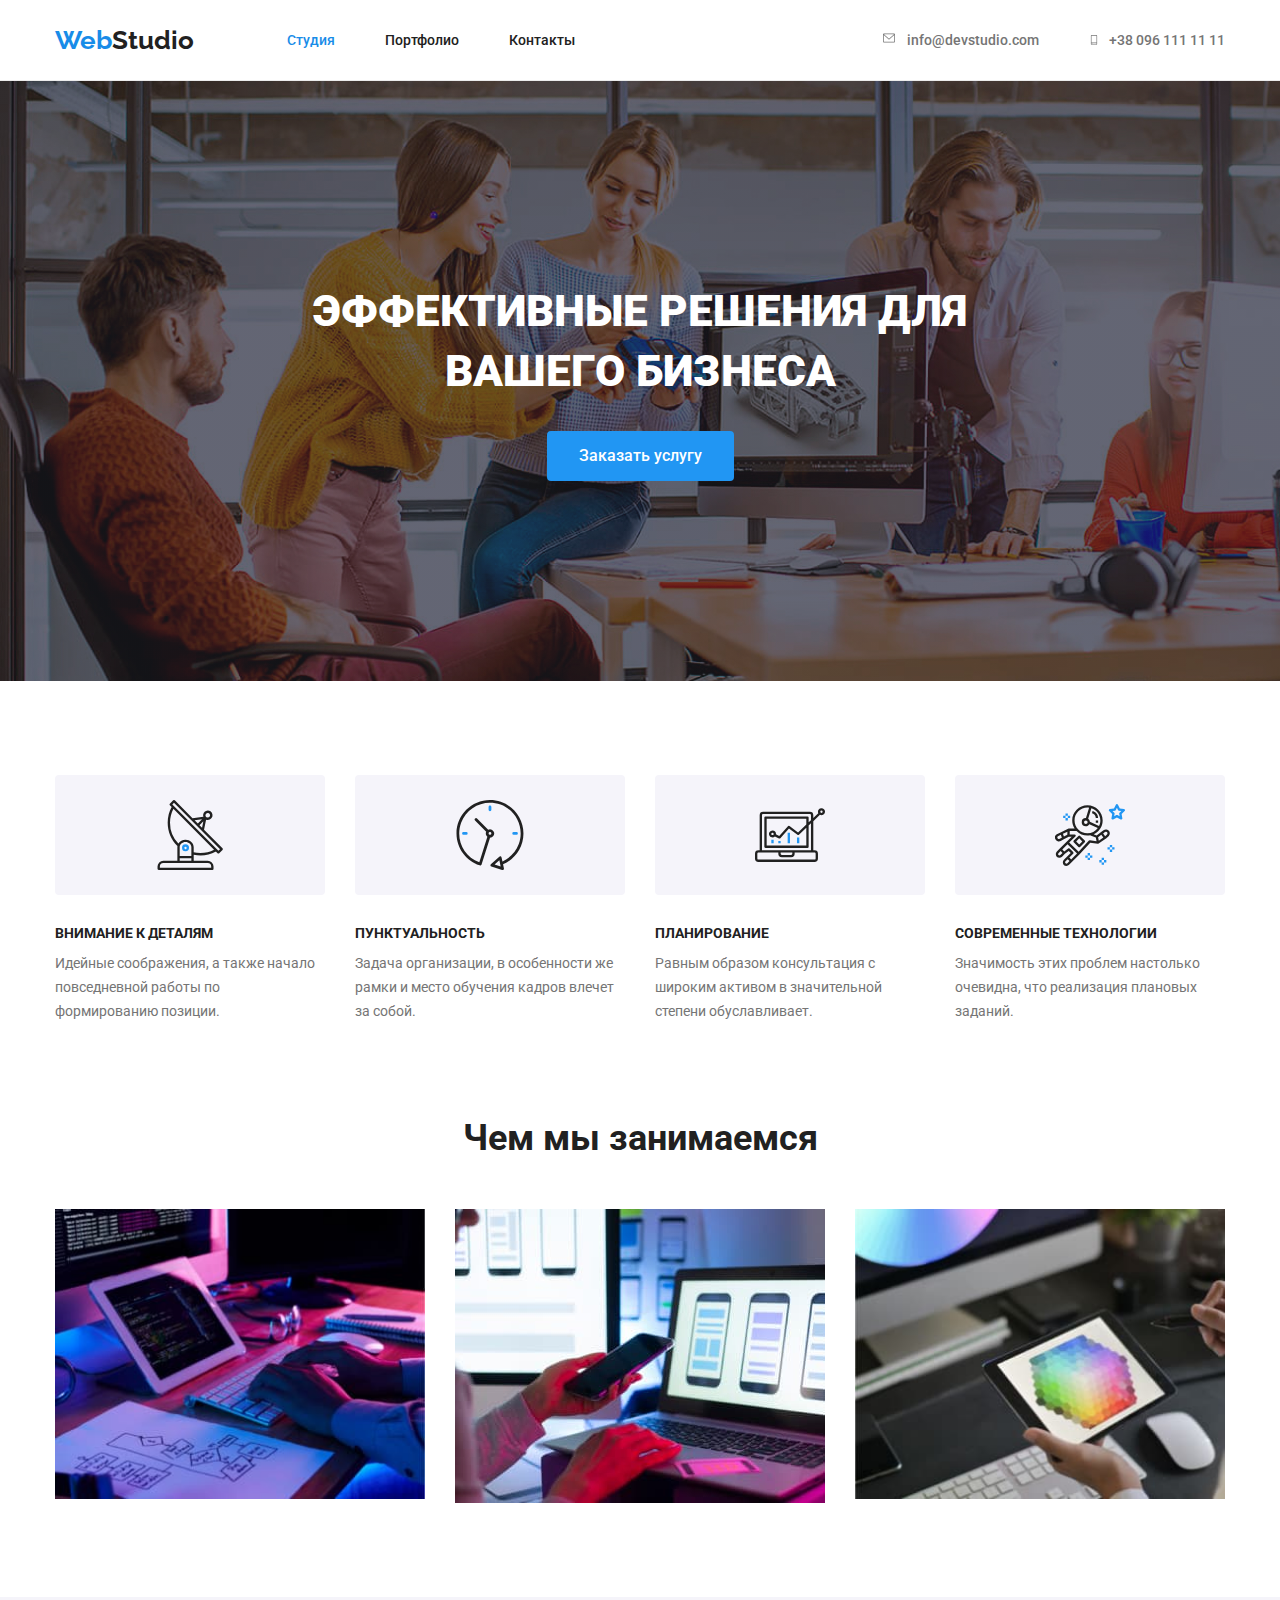
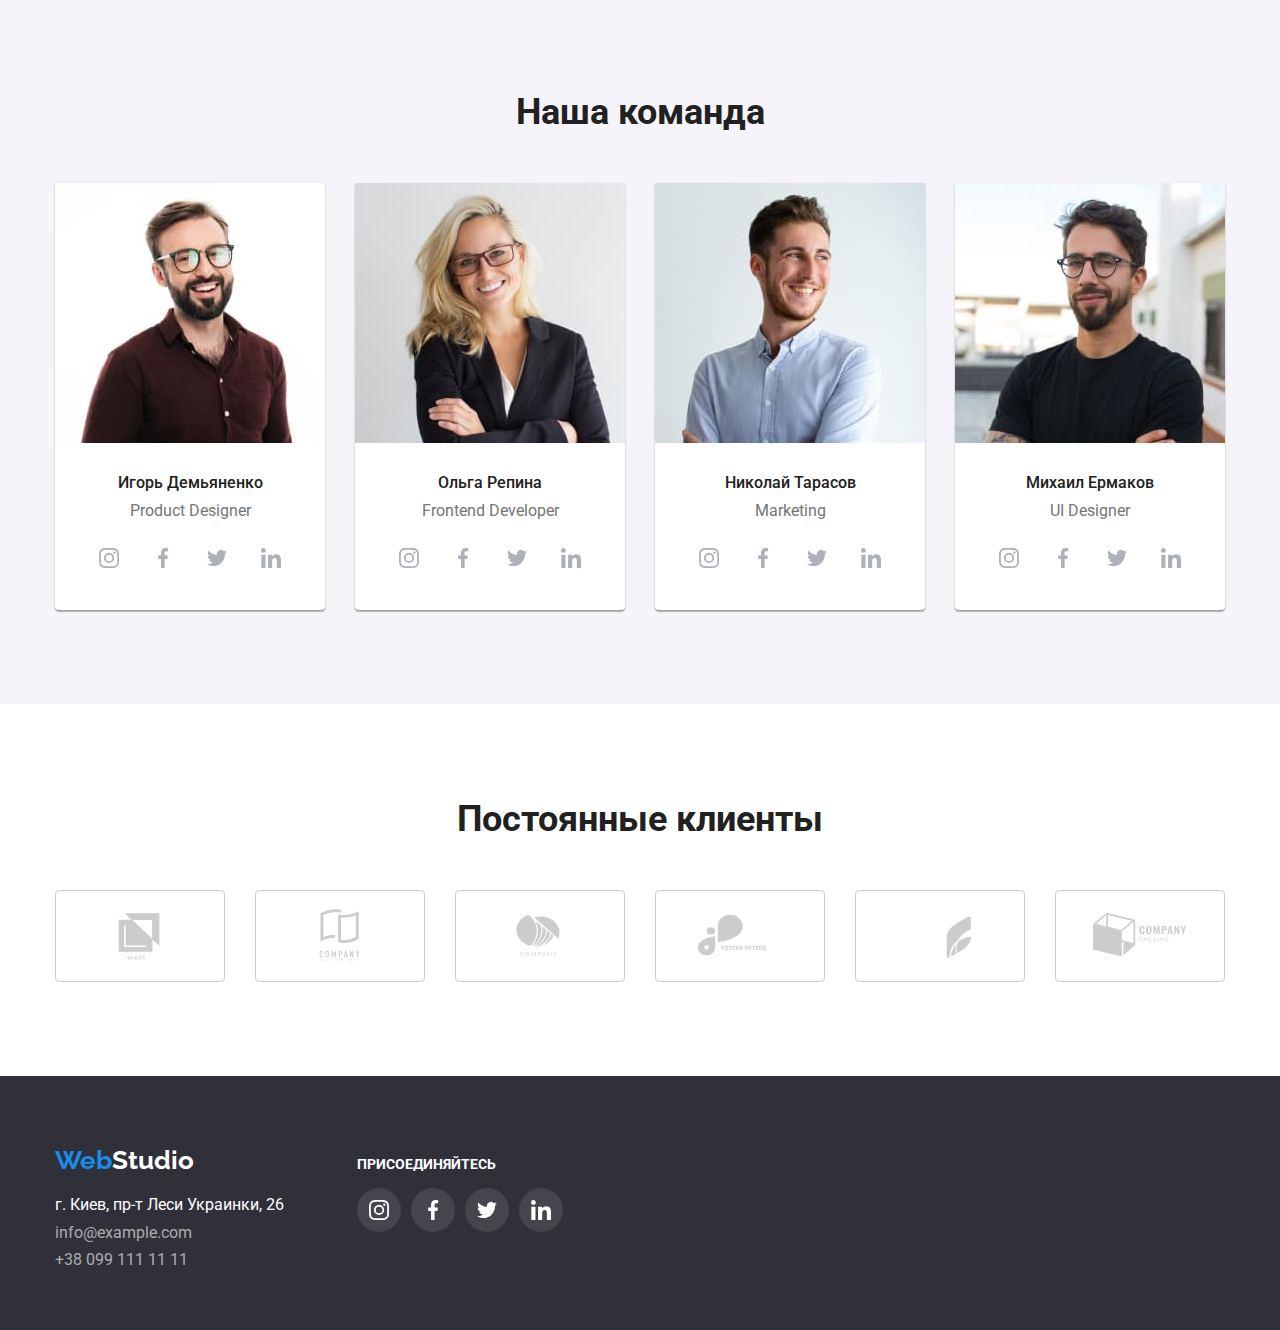
<file: docs/index.html>
<!DOCTYPE html>
<html lang="en">
  <head>
    <meta charset="UTF-8" />
    <meta http-equiv="X-UA-Compatible" content="IE=edge" />
    <meta name="viewport" content="width=device-width, initial-scale=1.0" />
     <link
    rel="stylesheet"
    href="https://cdnjs.cloudflare.com/ajax/libs/modern-normalize/1.0.0/modern-normalize.min.css"
  />
    <link rel="stylesheet" href="./css/styles.css" />
    <title>Main</title>
    <link rel="preconnect" href="https://fonts.googleapis.com" />
    <link rel="preconnect" href="https://fonts.gstatic.com" crossorigin />
    <link
      href="https://fonts.googleapis.com/css2?family=Raleway:wght@700&family=Roboto:wght@400;500;700;900&display=swap"
      rel="stylesheet"
    />
  </head>

  <body class="text">
    
    <header class="line">
      <div class="head-line conteiner-content">
    
        <nav>
          <a href="./index.html" class="logo">
            <span class="in-span">Web</span>Studio</a
          >

          <ul class="head-nav">
            <li>
              <a href="./index.html" class="active-page">Студия</a>
            </li>
            <li><a href="./portfolio.html">Портфолио</a></li>
            <li><a href="">Контакты</a></li>
    
          </ul>
        </nav>

        <ul class="head-nav text-paragraph-connect">
         
          <li >
            <a class="head-svg" href="mailto:info@devstudio.com">
              
              <svg class="mail" width="16" height="12">
                <use href="./img/symbol-defs.svg#iconenvelope"></use>
              </svg>
              info@devstudio.com
              
            </a>
          </li>
          <li>
            <a href="tel:+380961111111">
              
              <svg class="mail"  width="10" height="16">
                <use href="./img/symbol-defs.svg#iconsmartphone">

                </use>
              </svg>

              +38 096 111 11 11</a>
          </li>
        </ul>

      </div>
      
    </header>

    <main >

      <section class=" upper-text back-color-dark hero-distans">
       <div class="conteiner-content">
         
          <h1 class="hero">Эффективные решения для вашего бизнеса</h1>

          <button type="button" class="active-button order-servis"
          >
            Заказать услугу
          </button>

       </div>
      </section>

      <section class="upper-text  distans-top">
        <div class="conteiner-content">
        <h2 class="visually-hidden">Наши преимущества</h2>
        <ul class="text-paragraph photo offer-list-title">

          <li>
             <div class="card-svg">
               <svg width="70" height="70">
                <use href="./img/symbol-defs.svg#iconsignal" ></use>
              </svg>
            </div>
            <h3>Внимание к деталям</h3>
            <p>
              Идейные соображения, а также начало повседневной работы по
              формированию позиции.
            </p>
          </li>

          <li>
            <div class="card-svg">
               <svg width="70" height="70">
                <use href="./img/symbol-defs.svg#iconclock" ></use>
              </svg>
            </div>
            <h3>Пунктуальность</h3>
            <p>
              Задача организации, в особенности же рамки и место обучения кадров
              влечет за собой.
            </p>
          </li>
          <li >
            <div class="card-svg">
               <svg  width="70" height="70">
                <use href="./img/symbol-defs.svg#icondiagram"></use>
              </svg>

            </div>
            <h3>Планирование</h3>
            <p>
              Равным образом консультация с широким активом в значительной
              степени обуславливает.
            </p>
          </li>
          <li >
            <div class="card-svg">
               <svg class="card-4" width="70" height="70">
                <use href="./img/symbol-defs.svg#iconastronaut"></use>
              </svg>

            </div>
            <h3>Современные технологии</h3>
            <p>
              Значимость этих проблем настолько очевидна, что реализация
              плановых заданий.
            </p>
          </li>
        </ul>
        </div>
      </section>

      <section class=" distans">
        <div class="conteiner-content">
        <h2>Чем мы занимаемся</h2>
        <ul class="photo">
          <li>
            <img
              src="./img/1.jpg"
              alt="the developer works in the workplace"
              width="370"
            />
          </li>
          <li>
            <img
              src="./img/2.jpg "
              alt="mobile application development"
              width="370"
            />
          </li>
          <li>
            <img src="./img/3.jpg" alt="graphic design" width="370" />
          </li>
        </ul>
        </div>
      </section>

      <section class="size-h3 distans back-color-light">
        <div class="conteiner-content ">
        <h2 class="">Наша команда</h2>
        <ul class="text-paragraph card shadov ">
          <li class="cards">
            <img src="./img/4.jpg" alt="man in brown shirt" width="270" />
           <div class="content">
            <h3>Игорь Демьяненко</h3>
            <p>Product Designer</p>
            <ul class="team-connect">
              <li>
                <a href="" class="icon">
                  <svg class="icon-logo"  width="20" height="20">
                    <use href="./img/symbol-defs.svg#iconinstagram"></use>
                  </svg>
                </a>
              </li>
              <li >
                <a href=""  class="icon">
                  <svg class="icon-logo"  width="20" height="20">
                    <use href="./img/symbol-defs.svg#iconfacebook"></use>
                  </svg>
                </a>
              </li>
              <li >
                <a href="" class="icon">
                  <svg class="icon-logo" width="20" height="20">
                    <use href="./img/symbol-defs.svg#icontvitor"></use>
                  </svg>
                </a>
              </li>
              <li >
                <a href="" class="icon">
                  <svg class="icon-logo"  width="20" height="20">
                    <use href="./img/symbol-defs.svg#iconlinkedin"></use>
                  </svg>
                </a>
              </li>
            
            </ul>
            </div>
          </li>
          <li class="cards">
            <img src="./img/5.jpg" alt="woman in black jacket" width="270" />
           <div class="content">
            <h3>Ольга Репина</h3>
            <p>Frontend Developer</p>
            <ul class="team-connect">
              <li>
                <a href="" class="icon">
                  <svg class="icon-logo"  width="20" height="20">
                    <use href="./img/symbol-defs.svg#iconinstagram"></use>
                  </svg>
                </a>
              </li>
              <li >
                <a href=""  class="icon">
                  <svg class="icon-logo"  width="20" height="20">
                    <use href="./img/symbol-defs.svg#iconfacebook"></use>
                  </svg>
                </a>
              </li>
              <li >
                <a href="" class="icon">
                  <svg class="icon-logo" width="20" height="20">
                    <use href="./img/symbol-defs.svg#icontvitor"></use>
                  </svg>
                </a>
              </li>
              <li >
                <a href="" class="icon">
                  <svg class="icon-logo"  width="20" height="20">
                    <use href="./img/symbol-defs.svg#iconlinkedin"></use>
                  </svg>
                </a>
              </li>
            
            </ul>
            </div>
          </li>
          <li class="cards">
            <img src="./img/6.jpg" alt="man in blue shirt" width="270" />
           <div class="content">
            <h3>Николай Тарасов</h3>
            <p>Marketing</p>
            <ul class="team-connect">
              <li>
                <a href="" class="icon">
                  <svg class="icon-logo"  width="20" height="20">
                    <use href="./img/symbol-defs.svg#iconinstagram"></use>
                  </svg>
                </a>
              </li>
              <li >
                <a href=""  class="icon">
                  <svg class="icon-logo"  width="20" height="20">
                    <use href="./img/symbol-defs.svg#iconfacebook"></use>
                  </svg>
                </a>
              </li>
              <li >
                <a href="" class="icon">
                  <svg class="icon-logo" width="20" height="20">
                    <use href="./img/symbol-defs.svg#icontvitor"></use>
                  </svg>
                </a>
              </li>
              <li >
                <a href="" class="icon">
                  <svg class="icon-logo"  width="20" height="20">
                    <use href="./img/symbol-defs.svg#iconlinkedin"></use>
                  </svg>
                </a>
              </li>
            
            </ul>
            </div>
          </li>
          <li class="cards">
            <img src="./img/7.jpg" alt="man in black t-shirt" width="270" />
           <div class="content">
            <h3>Михаил Ермаков</h3>
            <p>UI Designer</p>
            <div>
           
              <ul class="team-connect">
              <li>
                <a href="" class="icon">
                  <svg class="icon-logo"  width="20" height="20">
                    <use href="./img/symbol-defs.svg#iconinstagram"></use>
                  </svg>
                </a>
              </li>
              <li >
                <a href=""  class="icon">
                  <svg class="icon-logo"  width="20" height="20">
                    <use href="./img/symbol-defs.svg#iconfacebook"></use>
                  </svg>
                </a>
              </li>
              <li >
                <a href="" class="icon">
                  <svg class="icon-logo" width="20" height="20">
                    <use href="./img/symbol-defs.svg#icontvitor"></use>
                  </svg>
                </a>
              </li>
              <li >
                <a href="" class="icon">
                  <svg class="icon-logo"  width="20" height="20">
                    <use href="./img/symbol-defs.svg#iconlinkedin"></use>
                  </svg>
                </a>
              </li>
            
            </ul>
          </div>
          </li>
        </ul>
        </div>
      </section>
      <section class="distans">
        <div class="conteiner-content ">
        <h2>Постоянные клиенты</h2>

        <ul class="company">
          <li>
            <a href="" >
            <svg width="106" height="60">
              <use  href="./img/symbol-defs.svg#iconLogo-1">
              </use>
            </svg>
            </a>
          </li>

          <li>
             <a href="">
            <svg width="106" height="60">
              <use  href="./img/symbol-defs.svg#iconLogo-2">
              </use>
            </svg>
            </a>
          </li>
          <li >
             <a href="">
            <svg width="106" height="60">
              <use  href="./img/symbol-defs.svg#iconLogo-3">
              </use>
            </svg>
            </a>
          </li>
          <li>
             <a href="">
            <svg width="106" height="60">
              <use  href="./img/symbol-defs.svg#iconLogo-4">
              </use>
            </svg>
            </a>
          </li>
          <li>
             <a href="">
            <svg width="106" height="60">
              <use  href="./img/symbol-defs.svg#iconLogo-5">
              </use>
            </svg>
            </a>
          </li>
          <li>
             <a href="">
            <svg width="106" height="60">
              <use href="./img/symbol-defs.svg#iconLogo-6">
              </use>
            </svg>
          </a>
          </li>
        </ul>
        </div>
      </section>
    </main>

   
    <footer class="back-color-dark">
      

      
      <div class="conteiner-content footer-poz">
        
        <div class="addr">
        <a href="./index.html" class="logo">
          <span class="in-span">Web</span>Studio</a
        >
        <address >
          г. Киев, пр-т Леси Украинки, 26

          <a href="mailto:info@devstudio.com">info@example.com</a>
          <a href="tel:+380961111111">+38 099 111 11 11</a>
        </address>
        </div>

           <div>
              <h3 class="sent">Присоединяйтесь</h3>
              
              <ul class="team-connect">
              <li>
                <a href="" class="icon">
                  <svg class="icon-logo"  width="20" height="20">
                    <use href="./img/symbol-defs.svg#iconinstagram"></use>
                  </svg>
                </a>
              </li>
              <li >
                <a href=""  class="icon">
                  <svg class="icon-logo"  width="20" height="20">
                    <use href="./img/symbol-defs.svg#iconfacebook"></use>
                  </svg>
                </a>
              </li>
              <li >
                <a href="" class="icon">
                  <svg class="icon-logo" width="20" height="20">
                    <use href="./img/symbol-defs.svg#icontvitor"></use>
                  </svg>
                </a>
              </li>
              <li >
                <a href="" class="icon">
                  <svg class="icon-logo"  width="20" height="20">
                    <use href="./img/symbol-defs.svg#iconlinkedin"></use>
                  </svg>
                </a>
              </li>
            
            </ul>
           </div>
      
      </div>

     
    </footer>
  </body>
</html>
</file>
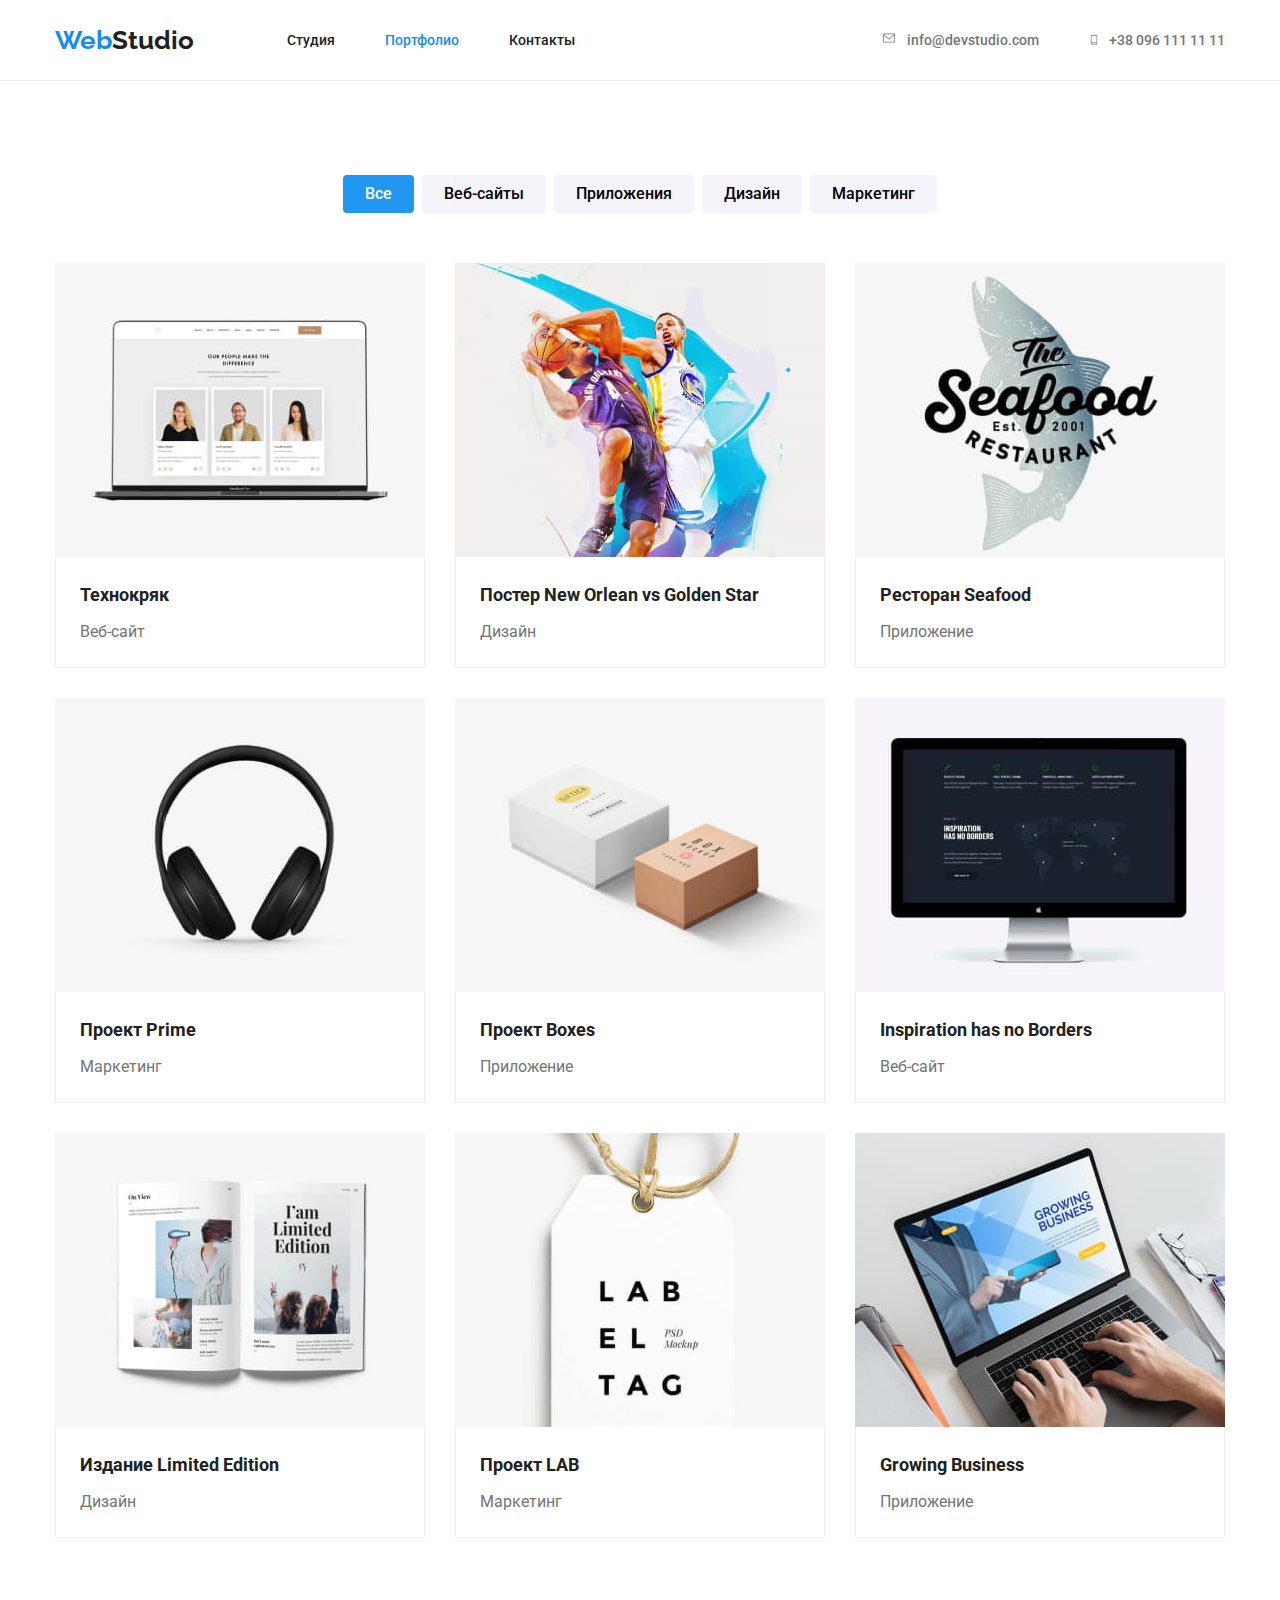
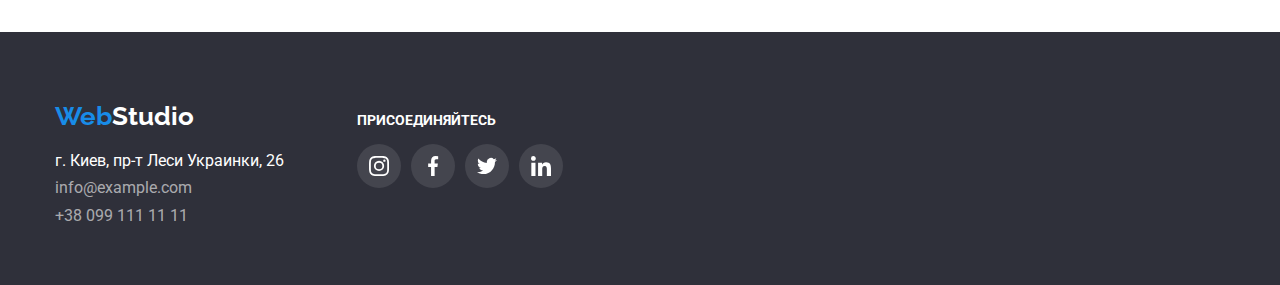
<file: docs/portfolio.html>
<!DOCTYPE html>
<html lang="en">
  <head>
    <meta charset="UTF-8" />
    <meta http-equiv="X-UA-Compatible" content="IE=edge" />
    <meta name="viewport" content="width=device-width, initial-scale=1.0" />
    <link
      rel="stylesheet"
      href="https://cdnjs.cloudflare.com/ajax/libs/modern-normalize/1.0.0/modern-normalize.min.css"
    />
    <link rel="stylesheet" href="./css/styles.css" />
    <title>Main</title>
    <link rel="preconnect" href="https://fonts.googleapis.com" />
    <link rel="preconnect" href="https://fonts.gstatic.com" crossorigin />
    <link
      href="https://fonts.googleapis.com/css2?family=Raleway:wght@700&family=Roboto:wght@400;500;700;900&display=swap"
      rel="stylesheet"
    />
  </head>

  <body class="text">
    <header class="line">
      <div class="head-line conteiner-content">
        <nav>
          <a href="./index.html" class="logo">
            <span class="in-span">Web</span>Studio</a
          >

          <ul class="head-nav">
            <li>
              <a href="./index.html">Студия</a>
            </li>
            <li>
              <a href="./portfolio.html" class="active-page">Портфолио</a>
            </li>
            <li><a href="">Контакты</a></li>
          </ul>
        </nav>

        <ul class="head-nav text-paragraph-connect">
          <li>
            <a class="head-svg" href="mailto:info@devstudio.com">
              <svg class="mail" width="16" height="12">
                <use href="./img/symbol-defs.svg#iconenvelope"></use>
              </svg>
              info@devstudio.com
            </a>
          </li>
          <li>
            <a href="tel:+380961111111">
              <svg class="mail" width="10" height="16">
                <use href="./img/symbol-defs.svg#iconsmartphone"></use>
              </svg>

              +38 096 111 11 11</a
            >
          </li>
        </ul>
      </div>
    </header>
    <main>
      <h1 class="visually-hidden">Портфолио</h1>

      <section class="icon-text distans">
        <div class="conteiner-content">
          <h2 class="visually-hidden">Меню</h2>
          <ul class="button-portfolio">
            <li><button type="button" class="active-button">Все</button></li>
            <li><button type="button">Веб-сайты</button></li>
            <li><button type="button">Приложения</button></li>
            <li><button type="button">Дизайн</button></li>
            <li><button type="button">Маркетинг</button></li>
          </ul>

          <ul class="text-paragraph card-set">
            <li class="item">
              <a href="">
                <img
                  src="./img/8.jpg"
                  alt="Сайт на экране ноутбука"
                  width="370"
                />
                <div class="content">
                  <h3>Технокряк</h3>
                  <p>Веб-сайт</p>
                </div>
              </a>
            </li>
            <li class="item">
              <a href="">
                <img src="./img/9.jpg" alt="Два баскетболиста" width="370" />
                <div class="content">
                  <h3>Постер New Orlean vs Golden Star</h3>
                  <p>Дизайн</p>
                </div>
              </a>
            </li>
            <li class="item">
              <a href="">
                <img src="./img/10.jpg" alt="Логотип рестарана" width="370" />
                <div class="content">
                  <h3>Ресторан Seafood</h3>
                  <p>Приложение</p>
                </div></a
              >
            </li>
            <li class="item">
              <a href="">
                <img src="./img/11.jpg" alt="Наушники" width="370" />
                <div class="content">
                  <h3>Проект Prime</h3>
                  <p>Маркетинг</p>
                </div></a
              >
            </li>
            <li class="item">
              <a href="">
                <img src="./img/12.jpg" alt="Коробки" width="370" />
                <div class="content">
                  <h3>Проект Boxes</h3>
                  <p>Приложение</p>
                </div></a
              >
            </li>
            <li class="item">
              <a href="">
                <img
                  src="./img/13.jpg"
                  alt="Монитор с изображением сайта"
                  width="370"
                />
                <div class="content">
                  <h3>Inspiration has no Borders</h3>
                  <p>Веб-сайт</p>
                </div></a
              >
            </li>
            <li class="item">
              <a href="">
                <img src="./img/14.jpg" alt="Журнал" width="370" />
                <div class="content">
                  <h3>Издание Limited Edition</h3>
                  <p>Дизайн</p>
                </div></a
              >
            </li>
            <li class="item">
              <a href="">
                <img src="./img/15.jpg" alt="Лейбл" width="370" />
                <div class="content">
                  <h3>Проект LAB</h3>
                  <p>Маркетинг</p>
                </div></a
              >
            </li>

            <li class="item">
              <a href="">
                <img
                  src="./img/16.jpg"
                  alt="Ноутбук с изображением сайта "
                  width="370"
                />
                <div class="content">
                  <h3>Growing Business</h3>
                  <p>Приложение</p>
                </div></a
              >
            </li>
          </ul>
        </div>
      </section>
    </main>

    <footer class="back-color-dark">
      <div class="conteiner-content footer-poz">
        <div class="addr">
          <a href="./index.html" class="logo">
            <span class="in-span">Web</span>Studio</a
          >
          <address>
            г. Киев, пр-т Леси Украинки, 26

            <a href="mailto:info@devstudio.com">info@example.com</a>
            <a href="tel:+380961111111">+38 099 111 11 11</a>
          </address>
        </div>

        <div>
          <h3 class="sent">Присоединяйтесь</h3>

          <ul class="team-connect">
            <li>
              <a href="" class="icon">
                <svg class="icon-logo" width="20" height="20">
                  <use href="./img/symbol-defs.svg#iconinstagram"></use>
                </svg>
              </a>
            </li>
            <li>
              <a href="" class="icon">
                <svg class="icon-logo" width="20" height="20">
                  <use href="./img/symbol-defs.svg#iconfacebook"></use>
                </svg>
              </a>
            </li>
            <li>
              <a href="" class="icon">
                <svg class="icon-logo" width="20" height="20">
                  <use href="./img/symbol-defs.svg#icontvitor"></use>
                </svg>
              </a>
            </li>
            <li>
              <a href="" class="icon">
                <svg class="icon-logo" width="20" height="20">
                  <use href="./img/symbol-defs.svg#iconlinkedin"></use>
                </svg>
              </a>
            </li>
          </ul>
        </div>
      </div>
    </footer>
  </body>
</html>
</file>
<file: docs/css/styles.css>
:root {
  --another-text: #757575;
  --hover-focus-color: #188ce8;
  --back-color-dark: #2f303a;
  --back-color-light: #f5f4fa;
  --color-but: #2196f3;
  --light-text-color: #ffffff;
  --card-set-gep: 30px;
  --color-company: #cccccc;
}

.hero {
  text-align: center;
  max-width: 696px;
  margin-top: 0px;
  margin-bottom: 0px;
  line-height: 60px;
  margin-right: auto;
  margin-left: auto;
}

.line {
  border-bottom: 1px solid #ececec;
}
.head-line {
  display: flex;
}
.conteiner-content {
  width: 1200px;
  padding-left: 15px;
  padding-right: 15px;
  margin-left: auto;
  margin-right: auto;
}

.distans {
  padding-top: 94px;
  padding-bottom: 94px;
}

.upper-text h3 {
  font-size: 14px;
  line-height: 16px;
}
.upper-text p {
  font-size: 14px;
  line-height: 24px;
}
.visually-hidden {
  position: absolute;
  width: 1px;
  height: 1px;
  margin: -1px;
  border: 0;
  padding: 0;

  white-space: nowrap;
  clip-path: inset(100%);
  clip: rect(0 0 0 0);
  overflow: hidden;
}

.text {
  color: #212121;
  font-family: "Roboto", sans-serif;
  font-weight: 500;
}

.text-paragraph p {
  color: var(--another-text);
  font-weight: 400;
}
.text-paragraph-connect a {
  color: var(--another-text);
}

.logo {
  font-family: Raleway;
  size: 26px;
  font-size: 26px;
  line-height: 31px;
  font-weight: bold;
  margin-right: 93px;
}
.logo .in-span {
  color: var(--hover-focus-color);
}
.head-nav a {
  padding-top: 32px;
  padding-bottom: 32px;
  display: flex;

  size: 14px;
  cursor: pointer;
  font-size: 14px;
  line-height: 16px;
}
nav {
  display: flex;
  align-items: center;
}
.head-nav {
  display: flex;
}
.company a {
  height: 92px;
  width: 170px;
  display: flex;
}

.company svg {
  display: block;
  align-items: center;
  justify-content: center;
}
.hero-distans {
  padding-top: 200px;
  padding-bottom: 200px;
  background-image: linear-gradient(
      to right,
      rgba(47, 48, 58, 0.4),
      rgba(47, 48, 58, 0.4)
    ),
    url(../img/17.jpg);
  max-width: 1600px;

  background-repeat: no-repeat;
  background-size: cover;
  margin-right: auto;
  margin-left: auto;
}

.card-svg {
  display: flex;
  content: "";

  align-items: center;

  justify-content: center;
  background-size: cover;
  margin-bottom: 30px;
  height: 120px;
  border-radius: 4px;

  background-color: var(--back-color-light);
}

.icon-mail {
  display: flex;
  align-items: center;
}

.head-svg svg:hover {
  fill: var(--hover-focus-color);
}

.head-svg {
  display: flex;
}
.card-svg svg {
  background-repeat: no-repeat;
  background-position: center;
  background-size: contain;
}

.head-nav {
  align-items: center;
}
.head-nav:last-child {
  margin-left: auto;
}
.head-nav li:not(:last-child) {
  margin-right: 50px;
}

.mail {
  align-items: center;
  margin-right: 10px;
  fill: var(--another-text);
}

.photo {
  display: flex;
}
.card {
  display: flex;
}
.card-set .content {
  padding-top: 20px;
  padding-bottom: 20px;

  padding-left: 24px;
  padding-right: 24px;

  border-right: 1px solid #eeeeee;
  border-left: 1px solid #eeeeee;
  border-bottom: 1px solid #eeeeee;
}
.card-set .content p {
  margin-top: 4px;
}
.card .content {
  padding-top: 30px;
  padding-bottom: 30px;
  text-align: center;
}

.card .content p {
  margin-top: 10px;
}

.icon {
  display: flex;
  align-items: center;
  justify-content: center;
  padding: 0;
  border: 0;
  width: 44px;
  height: 44px;
  color: var(--color-but);
  background-color: var(--light-text-color);

  border-radius: 50%;
}
.back-color-dark .icon:hover,
.icon:hover {
  background-color: var(--color-but);
}

.icon-logo {
  fill: #afb1b8;
}

.icon:hover .icon-logo {
  fill: var(--light-text-color);
}

.team-connect {
  display: flex;
  justify-content: center;
}
.team-connect {
  display: flex;
  justify-content: center;
  margin-top: 16px;
}
.team-connect li:not(:last-child) {
  margin-right: 10px;
}
.shadov .cards:not(:last-child) {
  margin-right: 30px;
}
.photo li:not(:last-child) {
  margin-right: 30px;
}

.distans-top {
  padding-top: 94px;
}
.button-portfolio {
  display: flex;
  justify-content: center;
  margin-bottom: 50px;
}

.button-portfolio button:hover,
.button-portfolio button:focus {
  box-shadow: 0px 3px 1px rgba(0, 0, 0, 0.1), 0px 1px 2px rgba(0, 0, 0, 0.08),
    0px 2px 2px rgba(0, 0, 0, 0.12);
  border-radius: 4px;
}
.button-portfolio li:not(:last-child) {
  margin-right: 8px;
}
.button-portfolio button {
  padding: 6px 22px 6px 22px;
  font-size: 16px;
  line-height: 26px;
}

.active-page {
  color: var(--hover-focus-color);
}
.head-nav a:hover,
.head-nav a:focus {
  color: var(--hover-focus-color);
}

.head-nav a:hover svg {
  fill: var(--hover-focus-color);
}

button {
  background-color: #f5f4fa;
  border-width: 0;
  font-size: 10px;
  cursor: pointer;
  border-radius: 4px;
  padding: 10px;
  font-weight: 500;
}
.active-button {
  background-color: var(--color-but);
  color: var(--light-text-color);
}
.order-servis {
  font-size: 16px;
  line-height: 30px;
  padding: 10px 32px 10px 32px;
  margin-top: 30px;
  font-family: "Roboto", sans-serif;
  margin-right: auto;
  margin-left: auto;
  display: block;
}
button:hover,
button:focus {
  background-color: var(--hover-focus-color);
  color: #ffffff;
}

.company svg {
  fill: var(--color-company);
}

.company a:hover {
  border: 1px solid var(--color-but);
}

.company a:hover svg {
  fill: var(--color-but);
}
.company {
  display: flex;
  justify-content: center;
}
.company a {
  display: flex;
  align-items: center;
  justify-content: center;
  border-radius: 4px;
  border: 1px solid var(--color-company);
}
.company li:not(:last-child) {
  margin-right: 30px;
}
.addr {
  color: #ffffff;
  font-weight: 400;
}

address {
  font-style: normal;
}
.footer-poz {
  display: flex;
  align-items: baseline;
}
.footer-poz:not(:last-child) {
  margin-right: 70px;
}
.addr:not(:last-child) {
  margin-right: 70px;
}
.sent {
  text-transform: uppercase;
  font-size: 14px;
  color: var(--light-text-color);
}
.addr h3 {
  font-weight: 700;
}
.addr a {
  color: rgb(255, 255, 255, 0.6);
  margin-top: 9px;
  display: block;
}

.addr a:hover,
.addr a:focus {
  color: var(--light-text-color);
}

.back-color-dark {
  background-color: var(--back-color-dark);
}

.back-color-dark .icon {
  background-color: rgba(255, 255, 255, 0.1);
}

.back-color-dark .icon-logo {
  fill: var(--light-text-color);
}

.back-color-light {
  background-color: var(--back-color-light);
}

.back-color-dark .logo {
  color: #ffffff;
  padding-bottom: 20px;
  display: block;
}
.upper-text h1,
.upper-text h3 {
  text-transform: uppercase;
}

.upper-text li {
  max-width: 270px;
}
.upper-text p {
  margin-top: 10px;
}

.cards {
  box-shadow: 0px 1px 3px rgba(0, 0, 0, 0.12), 0px 1px 1px rgba(0, 0, 0, 0.14),
    0px 2px 1px rgba(0, 0, 0, 0.2);
  border-radius: 0px 0px 4px 4px;
  background-color: var(--light-text-color);
  width: 270px;
}
.card-set {
  padding: 0;

  list-style: none;

  display: flex;
  flex-wrap: wrap;
  margin-left: calc(-1 * var(--card-set-gep));
  margin-top: calc(-1 * var(--card-set-gep));
}

.card-set .item {
  flex-basis: calc(100% / 3 - var(--card-set-gep));
  margin-left: var(--card-set-gep);
  margin-top: var(--card-set-gep);
}

.card-set a {
  display: block;
  height: auto;
  width: auto;
}
.card-set a:hover {
  box-shadow: 0px 1px 1px rgba(0, 0, 0, 0.12), 0px 4px 4px rgba(0, 0, 0, 0.06),
    1px 4px 6px rgba(0, 0, 0, 0.16);
}
h1 {
  color: #ffffff;
  font-weight: 900;
  font-size: 44px;
  line-height: 60px;
  margin: 0px;
}
h2 {
  font-size: 36px;
  line-height: 42px;
  text-align: center;
  margin-bottom: 50px;
  margin-top: 0px;
}
.size-h3 h3 {
  font-weight: 500;
  font-size: 16px;
  line-height: 19px;
  margin-top: 0px;
  margin-bottom: 0px;
}
.icon-text h3 {
  font-weight: bold;
  font-size: 18px;
  line-height: 36px;
}
.icon-text p {
  font-weight: normal;
  font-size: 16px;
  line-height: 30px;
}
ul {
  list-style-type: none;
  padding-left: 0;
  margin: 0;
}
a {
  color: #212121;
  text-decoration: none;
}
body {
  margin: 0px;
}
footer {
  padding-top: 60px;
  padding-bottom: 60px;
}

img {
  display: block;
  max-width: 100%;
}

p {
  margin-top: 0px;
  margin-bottom: 0px;
}

h3 {
  margin: 0px;
}
</file>
